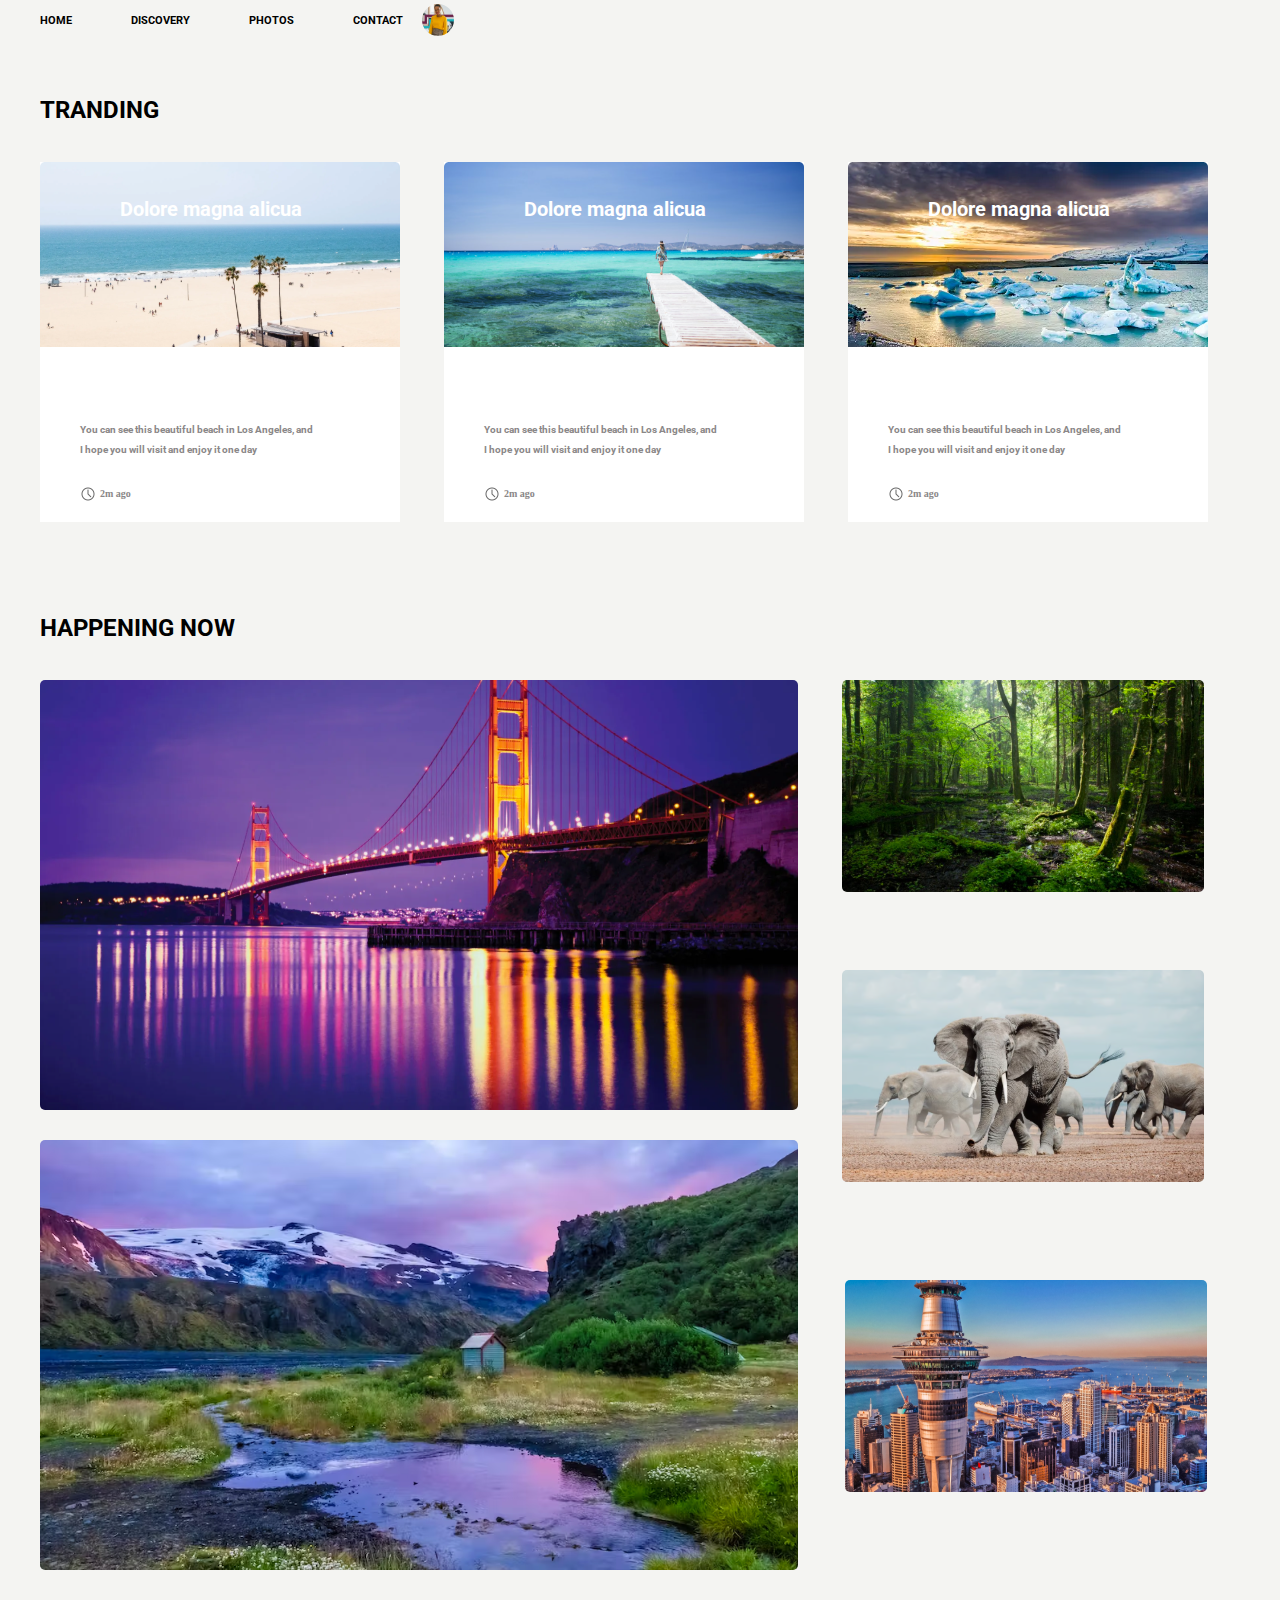
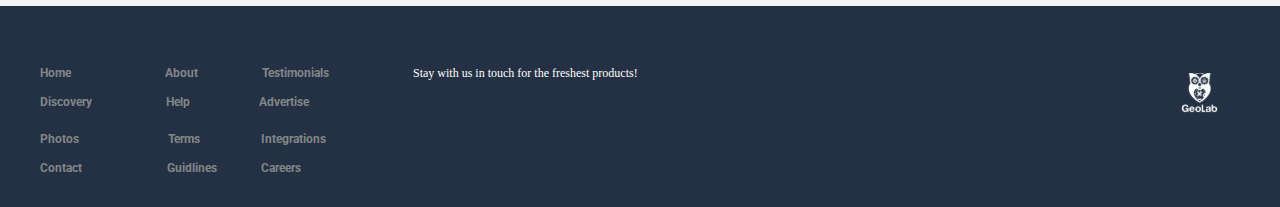
<file: index.html>
<!DOCTYPE html>
<html>
<head>
	<link rel="stylesheet" type="text/css" href="css\reset.css">
    <link rel="stylesheet" type="text/css" href="css\style.css">
    <link rel="preconnect" href="https://fonts.googleapis.com">
<link rel="preconnect" href="https://fonts.gstatic.com" crossorigin>
<link href="https://fonts.googleapis.com/css2?family=Roboto:ital,wght@0,100;0,300;0,400;0,500;0,700;0,900;1,100;1,300;1,400;1,500;1,700;1,900&display=swap" rel="stylesheet">

	<title></title>
</head>
<body>
<div>
	<h1 class="roboto-bold">HOME</h1>
	<h1 class="roboto-bold">DISCOVERY</h1>
	<h1 class="roboto-bold">PHOTOS</h1>
	<h1 class="roboto-bold">CONTACT</h1>
	<img src="imige/Ellipse 1.svg" style="vertical-align: middle">
</div>
<div>
	<p>TRANDING</p>
</div>
<div>
<section class="content">
		<img class="bg-img" src="imige\Group 1.svg">
		<h2>Dolore magna alicua</h2>
		<div>
			<p style="margin: 0px 0px 100px 0px;">You can see this beautiful beach in Los Angeles, and <br> I hope you will visit and enjoy it one day</p>
			<img class="clock-icon" src="imige\Ellipse 2.svg"style="margin:-140px 0px 10px 0px;display: inline-block;"> 
			<span style="display: inline-block;">2m ago</span>
		</div>
	</section>
	<section class="content">
		<img class="bg-img" src="imige\Rectangle 3.svg">
		<h2>Dolore magna alicua</h2>
		<div>
			<p style="margin: 0px 0px 100px 0px;">You can see this beautiful beach in Los Angeles, and <br> I hope you will visit and enjoy it one day</p>
			<img class="clock-icon" src="imige\Ellipse 2.svg"style="margin:-140px 0px 10px 0px;display: inline-block;"> 
			<span style="display: inline-block;">2m ago</span>
		</div>
	</section>
	<section class="content">
		<img class="bg-img" src="imige\Rectangle 4.svg">
		<h2>Dolore magna alicua</h2>
		<div>
			<p style="margin: 0px 0px 100px 0px;">You can see this beautiful beach in Los Angeles, and <br> I hope you will visit and enjoy it one day</p>
			<img class="clock-icon" src="imige\Ellipse 2.svg"style="margin:-140px 0px 10px 0px;display: inline-block;"> 
			<span style="display: inline-block;">2m ago</span>
		</div>
</div>
<p>HAPPENING NOW</p>
<div>
	<img src="imige\Rectangle 7.svg"class="imiges">
	<img src="imige\Rectangle 9.svg"class="imiges">
	<img src="imige\Rectangle 8.svg"class="imiges" style="margin: 30px 0px 0px 40px;">
	<img src="imige\Rectangle 10.svg"class="imiges"style="margin: -140px 0px 0px 40px;">
	<img src="imige\Rectangle 11.svg"class="imiges"style="margin: -290px 0px 0px 845px;">

</div>
<section class="down">
	<div>
	<h2 style="margin: 60px 30px 5px 40px">Home</h2>
	<h2 style="margin: 60px 30px 5px 60px">About</h2>
	<h2 style="margin: 60px 30px 5px 30px">Testimonials</h2>
	<h3 >Stay with us in touch for the freshest products!</h3>
</div>
<div>
	<h2>Discovery</h2>
	<h2 style="margin: 0px 0px 5px 40px">Help</h2>
	<h2 style="margin: 0px 0px 5px 65px">Advertise</h2>
	<img src="imige\geolab-თეთრი-ლოგო-Png 1.svg"style="margin: -60px 0px 0px 1180px;vertical-align: middle;">
</div>
<div>
	<h2 style="margin: -10px 0px 5px 40px">Photos</h2>
	<h2 style="margin: -10px 0px 5px 85px">Terms</h2>
	<h2 style="margin: 0px 0px 5px 57px">Integrations</h2>
</div>
<div>
	<h2>Contact</h2>
	<h2 style="margin: 0px 0px 5px 51px">Guidlines</h2>
	<h2>Careers</h2>
</div>
</section>
</body>
</html>
</file>
